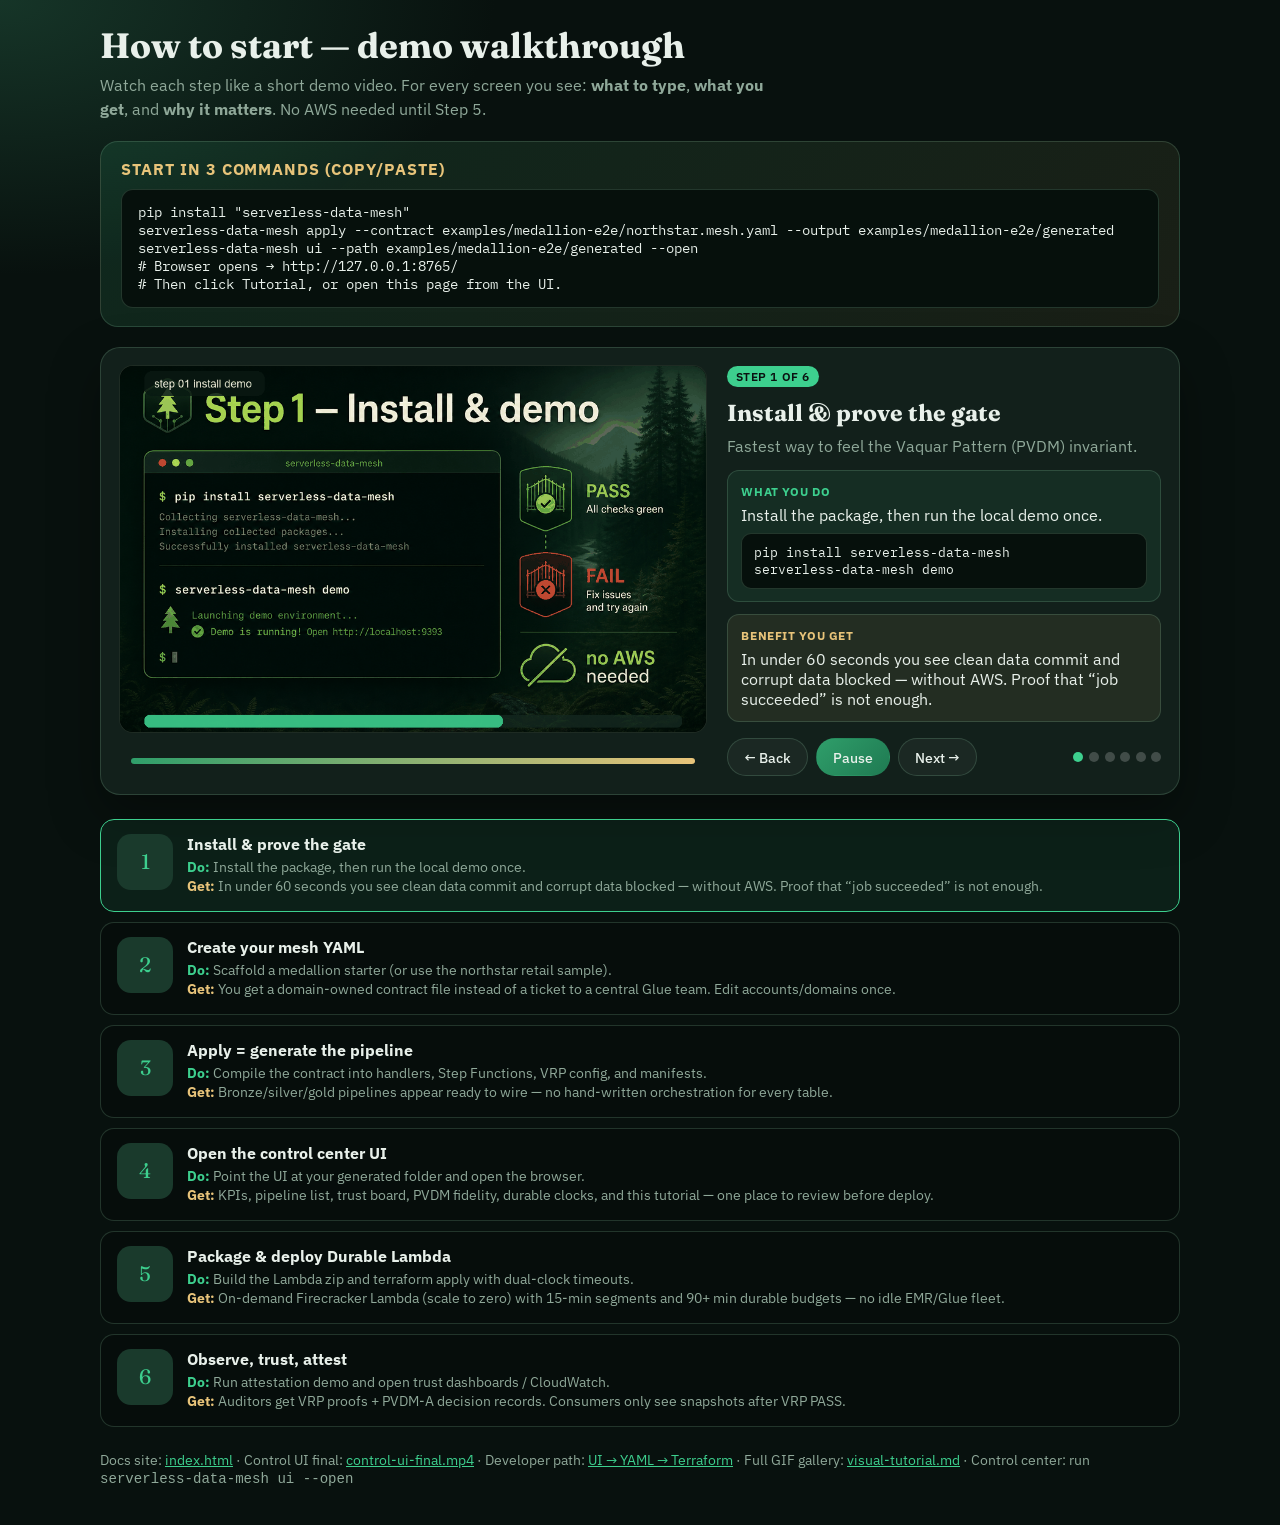
<file: docs/demo-walkthrough.html>
<!DOCTYPE html>
<html lang="en">
<head>
  <meta charset="utf-8" />
  <meta name="viewport" content="width=device-width, initial-scale=1" />
  <title>Demo walkthrough — Serverless Data Mesh</title>
  <link rel="preconnect" href="https://fonts.googleapis.com" />
  <link href="https://fonts.googleapis.com/css2?family=Fraunces:opsz,wght@9..144,600;700&family=IBM+Plex+Sans:wght@400;500;600&family=IBM+Plex+Mono:wght@400;500&display=swap" rel="stylesheet" />
  <style>
    :root {
      --bg: #08110e; --panel: #12201b; --line: rgba(120,170,140,.25);
      --text: #e8f0ea; --muted: #8fa899; --accent: #3dcf8e; --gold: #e8c47a;
      --display: Fraunces, Georgia, serif; --sans: "IBM Plex Sans", system-ui, sans-serif;
      --mono: "IBM Plex Mono", ui-monospace, monospace;
    }
    * { box-sizing: border-box; }
    body {
      margin: 0; min-height: 100vh; color: var(--text); font-family: var(--sans);
      background: radial-gradient(900px 500px at 0% 0%, #163528, transparent 55%), var(--bg);
      padding: 1.5rem;
    }
    .wrap { max-width: 1080px; margin: 0 auto; }
    h1 { font-family: var(--display); font-size: clamp(1.6rem, 3vw, 2.2rem); margin: 0 0 .35rem; }
    .lead { color: var(--muted); margin: 0 0 1.25rem; max-width: 42rem; line-height: 1.5; }
    .start-box {
      background: linear-gradient(135deg, rgba(61,207,142,.12), rgba(232,196,122,.08));
      border: 1px solid var(--line); border-radius: 18px; padding: 1.1rem 1.25rem; margin-bottom: 1.25rem;
    }
    .start-box h2 { margin: 0 0 .6rem; font-size: 1rem; color: var(--gold); text-transform: uppercase; letter-spacing: .06em; }
    .start-box pre {
      margin: 0; font-family: var(--mono); font-size: .86rem; white-space: pre-wrap;
      background: #06100c; padding: .85rem 1rem; border-radius: 12px; border: 1px solid var(--line);
    }
    .player {
      display: grid; grid-template-columns: 1.15fr .85fr; gap: 1.25rem;
      background: var(--panel); border: 1px solid var(--line); border-radius: 20px;
      padding: 1.1rem; box-shadow: 0 20px 50px rgba(0,0,0,.35);
    }
    @media (max-width: 860px) { .player { grid-template-columns: 1fr; } }
    .stage { position: relative; }
    .stage img {
      width: 100%; aspect-ratio: 16/10; object-fit: cover; border-radius: 14px;
      border: 1px solid var(--line); background: #000; display: block;
    }
    .progress {
      position: absolute; left: 12px; right: 12px; bottom: 12px; height: 6px;
      background: rgba(0,0,0,.45); border-radius: 999px; overflow: hidden;
    }
    .progress > i { display: block; height: 100%; width: 0%; background: linear-gradient(90deg, #2f9e6a, #e8c47a); }
    .meta h3 { font-family: var(--display); font-size: 1.45rem; margin: 0 0 .5rem; }
    .pill {
      display: inline-block; font-size: .72rem; font-weight: 600; letter-spacing: .05em;
      text-transform: uppercase; color: #0a1210; background: var(--accent);
      padding: .2rem .55rem; border-radius: 999px; margin-bottom: .65rem;
    }
    .do, .get {
      margin: .75rem 0 0; padding: .75rem .85rem; border-radius: 12px; border: 1px solid var(--line);
    }
    .do { background: rgba(61,207,142,.08); }
    .get { background: rgba(232,196,122,.08); }
    .do strong, .get strong { display: block; font-size: .78rem; text-transform: uppercase; letter-spacing: .05em; margin-bottom: .35rem; }
    .do strong { color: var(--accent); }
    .get strong { color: var(--gold); }
    .cmd {
      font-family: var(--mono); font-size: .82rem; margin-top: .5rem;
      background: #06100c; padding: .65rem .75rem; border-radius: 10px; border: 1px solid var(--line);
      white-space: pre-wrap; word-break: break-word;
    }
    .controls {
      display: flex; gap: .5rem; flex-wrap: wrap; align-items: center; margin-top: 1rem;
    }
    button {
      border: 1px solid var(--line); background: rgba(255,255,255,.04); color: var(--text);
      border-radius: 999px; padding: .55rem 1rem; font: 500 .9rem var(--sans); cursor: pointer;
    }
    button.primary { background: linear-gradient(135deg, #2f9e6a, #1f7a52); border-color: transparent; }
    button:hover { border-color: var(--accent); }
    .dots { display: flex; gap: .35rem; margin-left: auto; }
    .dot {
      width: 10px; height: 10px; border-radius: 50%; background: rgba(255,255,255,.2); border: 0; padding: 0;
    }
    .dot.on { background: var(--accent); }
    .steps-list { margin-top: 1.5rem; display: grid; gap: .65rem; }
    .step-card {
      display: grid; grid-template-columns: 56px 1fr; gap: .85rem; align-items: start;
      padding: .85rem 1rem; border-radius: 14px; border: 1px solid var(--line); background: rgba(0,0,0,.2);
      cursor: pointer;
    }
    .step-card.active { border-color: var(--accent); background: rgba(61,207,142,.08); }
    .num {
      width: 56px; height: 56px; border-radius: 14px; display: grid; place-items: center;
      font-family: var(--display); font-size: 1.3rem; background: #1a3a2c; color: var(--accent);
    }
    .step-card h4 { margin: 0 0 .25rem; font-size: 1rem; }
    .step-card p { margin: 0; color: var(--muted); font-size: .88rem; line-height: 1.4; }
    a { color: var(--accent); }
    .footer { margin-top: 1.5rem; color: var(--muted); font-size: .88rem; }
  </style>
</head>
<body>
  <div class="wrap">
    <h1>How to start — demo walkthrough</h1>
    <p class="lead">
      Watch each step like a short demo video. For every screen you see:
      <strong>what to type</strong>, <strong>what you get</strong>, and <strong>why it matters</strong>.
      No AWS needed until Step 5.
    </p>

    <div class="start-box">
      <h2>Start in 3 commands (copy/paste)</h2>
      <pre id="start-cmds">pip install "serverless-data-mesh"
serverless-data-mesh apply --contract examples/medallion-e2e/northstar.mesh.yaml --output examples/medallion-e2e/generated
serverless-data-mesh ui --path examples/medallion-e2e/generated --open
# Browser opens → http://127.0.0.1:8765/
# Then click Tutorial, or open this page from the UI.</pre>
    </div>

    <div class="player">
      <div class="stage">
        <img id="frame" alt="Tutorial step" src="images/tutorial/step-01-install-demo.gif" />
        <div class="progress"><i id="bar"></i></div>
      </div>
      <div class="meta">
        <div class="pill" id="pill">Step 1 of 6</div>
        <h3 id="title">Install &amp; prove the gate</h3>
        <p id="blurb" style="color:var(--muted);margin:0;line-height:1.45"></p>
        <div class="do">
          <strong>What you do</strong>
          <div id="do-text"></div>
          <div class="cmd" id="cmd"></div>
        </div>
        <div class="get">
          <strong>Benefit you get</strong>
          <div id="get-text"></div>
        </div>
        <div class="controls">
          <button id="prev">← Back</button>
          <button id="play" class="primary">Pause</button>
          <button id="next">Next →</button>
          <div class="dots" id="dots"></div>
        </div>
      </div>
    </div>

    <div class="steps-list" id="list"></div>

    <p class="footer">
      Docs site: <a href="index.html">index.html</a> ·
      Control UI final: <a href="media/control-ui-final.mp4">control-ui-final.mp4</a> ·
      Developer path: <a href="https://github.com/vaquarkhan/aws-serverless-datamesh-framework/blob/main/docs/developer-ui-and-deploy.md">UI → YAML → Terraform</a> ·
      Full GIF gallery: <a href="https://github.com/vaquarkhan/aws-serverless-datamesh-framework/blob/main/docs/visual-tutorial.md">visual-tutorial.md</a> ·
      Control center: run <code>serverless-data-mesh ui --open</code>
    </p>
  </div>

  <script>
    const BASE = location.pathname.includes("demo-walkthrough") && !location.origin.startsWith("http")
      ? ""
      : (location.pathname.startsWith("/") ? "" : "");
    // When served from mesh UI at /walkthrough, GIFs are under /tutorial/
    const GIF_PREFIX = location.pathname.indexOf("walkthrough") >= 0 && location.port === "8765"
      ? "/tutorial/"
      : "images/tutorial/";

    const STEPS = [
      {
        title: "Install & prove the gate",
        gif: "step-01-install-demo.gif",
        png: "step-01-install-demo.png",
        do: "Install the package, then run the local demo once.",
        cmd: "pip install serverless-data-mesh\nserverless-data-mesh demo",
        get: "In under 60 seconds you see clean data commit and corrupt data blocked — without AWS. Proof that “job succeeded” is not enough.",
        blurb: "Fastest way to feel the Vaquar Pattern (PVDM) invariant."
      },
      {
        title: "Create your mesh YAML",
        gif: "step-02-new-mesh.gif",
        png: "step-02-new-mesh.png",
        do: "Scaffold a medallion starter (or use the northstar retail sample).",
        cmd: "serverless-data-mesh new --template medallion --output my-mesh",
        get: "You get a domain-owned contract file instead of a ticket to a central Glue team. Edit accounts/domains once.",
        blurb: "Metadata-first: one YAML becomes your mesh blueprint."
      },
      {
        title: "Apply = generate the pipeline",
        gif: "step-03-apply.gif",
        png: "step-03-apply.png",
        do: "Compile the contract into handlers, Step Functions, VRP config, and manifests.",
        cmd: "serverless-data-mesh apply --contract my-mesh/mesh.yaml --output my-mesh/generated",
        get: "Bronze/silver/gold pipelines appear ready to wire — no hand-written orchestration for every table.",
        blurb: "Compiler does the busywork; you keep ownership of readers.py."
      },
      {
        title: "Open the control center UI",
        gif: "step-04-ui.gif",
        png: "step-04-ui.png",
        do: "Point the UI at your generated folder and open the browser.",
        cmd: "serverless-data-mesh ui --path my-mesh/generated --open\n# → http://127.0.0.1:8765/",
        get: "KPIs, pipeline list, trust board, PVDM fidelity, durable clocks, and this tutorial — one place to review before deploy.",
        blurb: "This is the “start here” surface for humans and demos."
      },
      {
        title: "Package & deploy Durable Lambda",
        gif: "step-05-deploy.gif",
        png: "step-05-deploy.png",
        do: "Build the Lambda zip and terraform apply with dual-clock timeouts.",
        cmd: "./infrastructure/terraform/scripts/package_lambda.sh\ncd infrastructure/terraform/environments/prod\nterraform apply\n# tune: lambda_timeout_seconds=900, durable_execution_timeout_seconds=5400",
        get: "On-demand Firecracker Lambda (scale to zero) with 15-min segments and 90+ min durable budgets — no idle EMR/Glue fleet.",
        blurb: "Production compute: Durable Lambda, not always-on clusters."
      },
      {
        title: "Observe, trust, attest",
        gif: "step-06-observe.gif",
        png: "step-06-observe.png",
        do: "Run attestation demo and open trust dashboards / CloudWatch.",
        cmd: "serverless-data-mesh attest demo --json\nserverless-data-mesh dashboard --open",
        get: "Auditors get VRP proofs + PVDM-A decision records. Consumers only see snapshots after VRP PASS.",
        blurb: "From green job logs to cryptographic publication evidence."
      }
    ];

    let i = 0, playing = true, timer = null, started = 0;
    const DURATION = 6500;
    const $ = (id) => document.getElementById(id);
    const asset = (name) => GIF_PREFIX + name;

    function render() {
      const s = STEPS[i];
      $("pill").textContent = `Step ${i + 1} of ${STEPS.length}`;
      $("title").textContent = s.title;
      $("blurb").textContent = s.blurb;
      $("do-text").textContent = s.do;
      $("cmd").textContent = s.cmd;
      $("get-text").textContent = s.get;
      const img = $("frame");
      img.onerror = () => { img.onerror = null; img.src = asset(s.png); };
      img.src = asset(s.gif) + "?t=" + Date.now();
      [...document.querySelectorAll(".dot")].forEach((d, idx) => d.classList.toggle("on", idx === i));
      [...document.querySelectorAll(".step-card")].forEach((c, idx) => c.classList.toggle("active", idx === i));
      restartBar();
    }

    function restartBar() {
      const bar = $("bar");
      bar.style.transition = "none";
      bar.style.width = "0%";
      void bar.offsetWidth;
      if (playing) {
        bar.style.transition = `width ${DURATION}ms linear`;
        bar.style.width = "100%";
        clearTimeout(timer);
        started = Date.now();
        timer = setTimeout(() => { i = (i + 1) % STEPS.length; render(); }, DURATION);
      }
    }

    function buildChrome() {
      $("dots").innerHTML = STEPS.map((_, idx) => `<button class="dot" data-i="${idx}" aria-label="Go to step ${idx+1}"></button>`).join("");
      $("list").innerHTML = STEPS.map((s, idx) => `
        <div class="step-card" data-i="${idx}">
          <div class="num">${idx + 1}</div>
          <div>
            <h4>${s.title}</h4>
            <p><strong style="color:var(--accent)">Do:</strong> ${s.do}<br>
               <strong style="color:var(--gold)">Get:</strong> ${s.get}</p>
          </div>
        </div>`).join("");
      document.querySelectorAll("[data-i]").forEach((el) => {
        el.addEventListener("click", () => { i = Number(el.dataset.i); render(); });
      });
    }

    $("prev").onclick = () => { i = (i - 1 + STEPS.length) % STEPS.length; render(); };
    $("next").onclick = () => { i = (i + 1) % STEPS.length; render(); };
    $("play").onclick = () => {
      playing = !playing;
      $("play").textContent = playing ? "Pause" : "Play";
      if (playing) restartBar(); else { clearTimeout(timer); $("bar").style.width = $("bar").style.width; }
    };

    buildChrome();
    render();
  </script>
</body>
</html>
</file>
